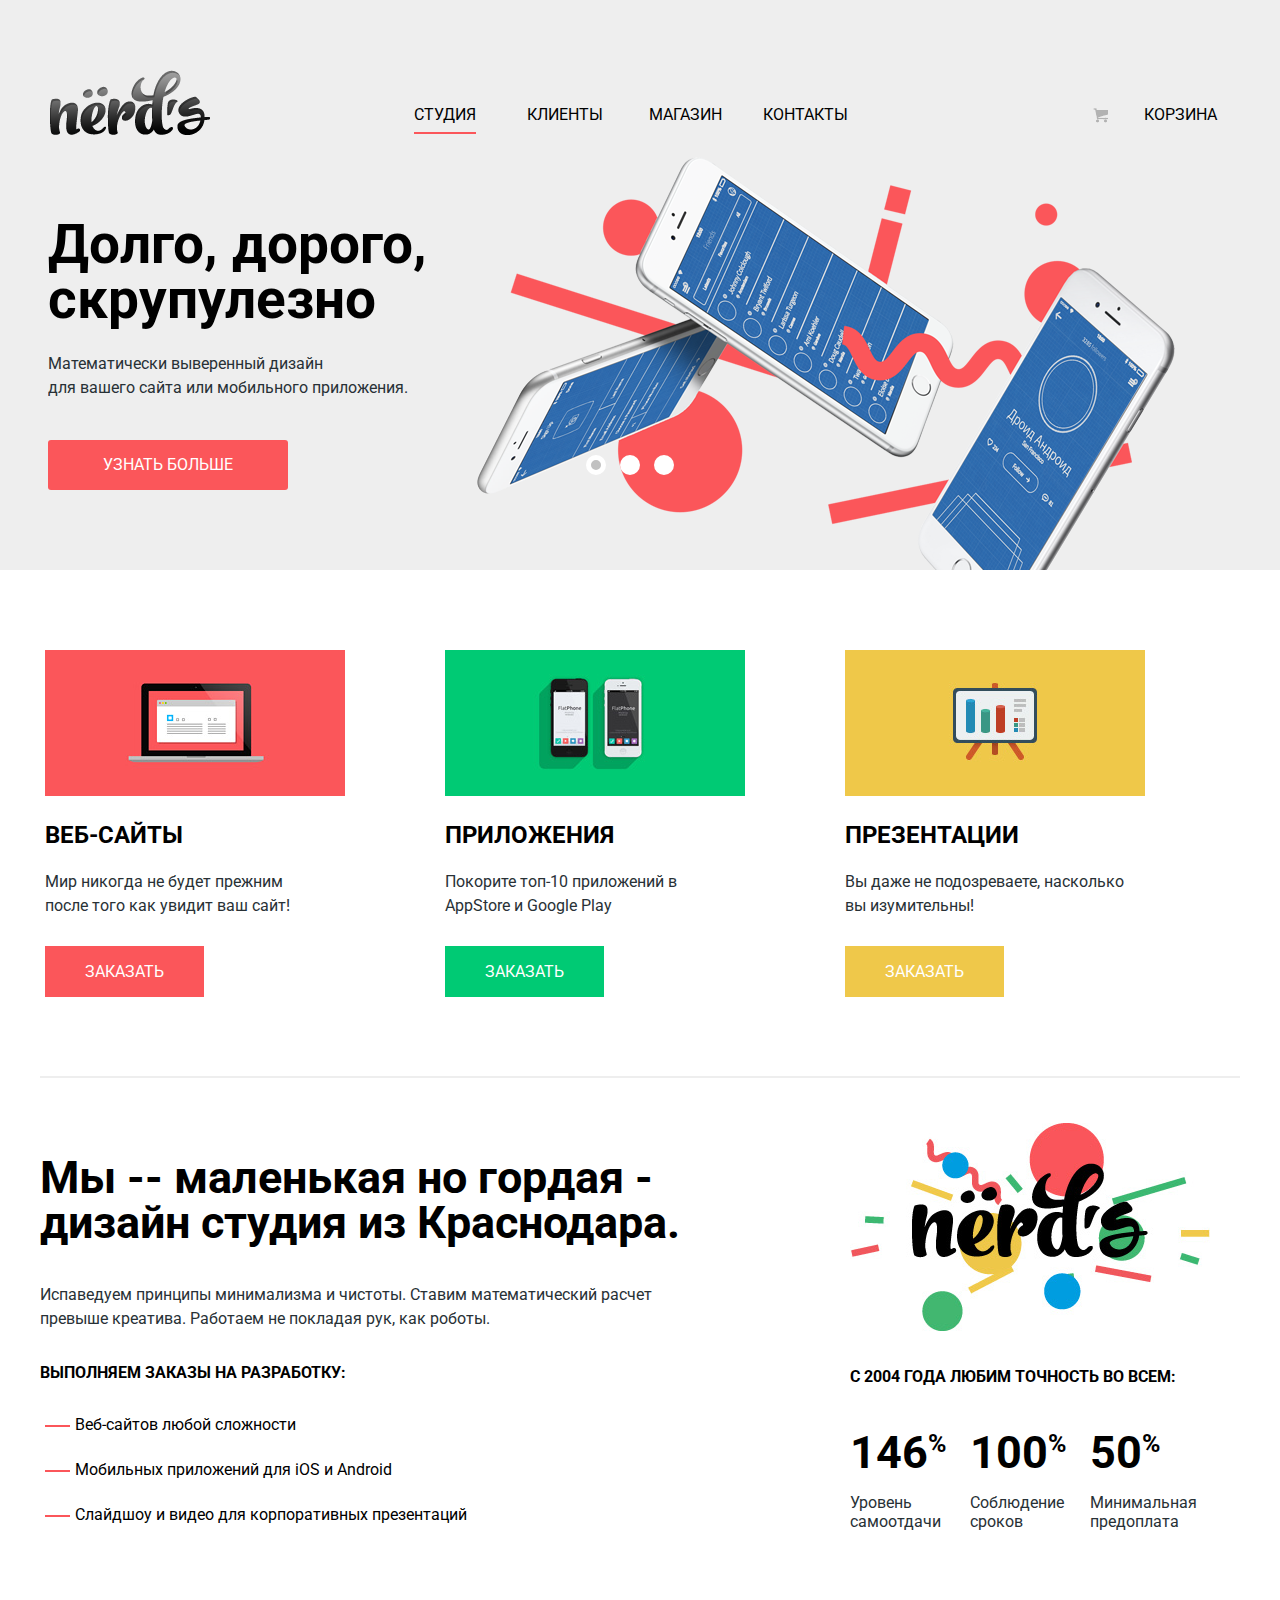
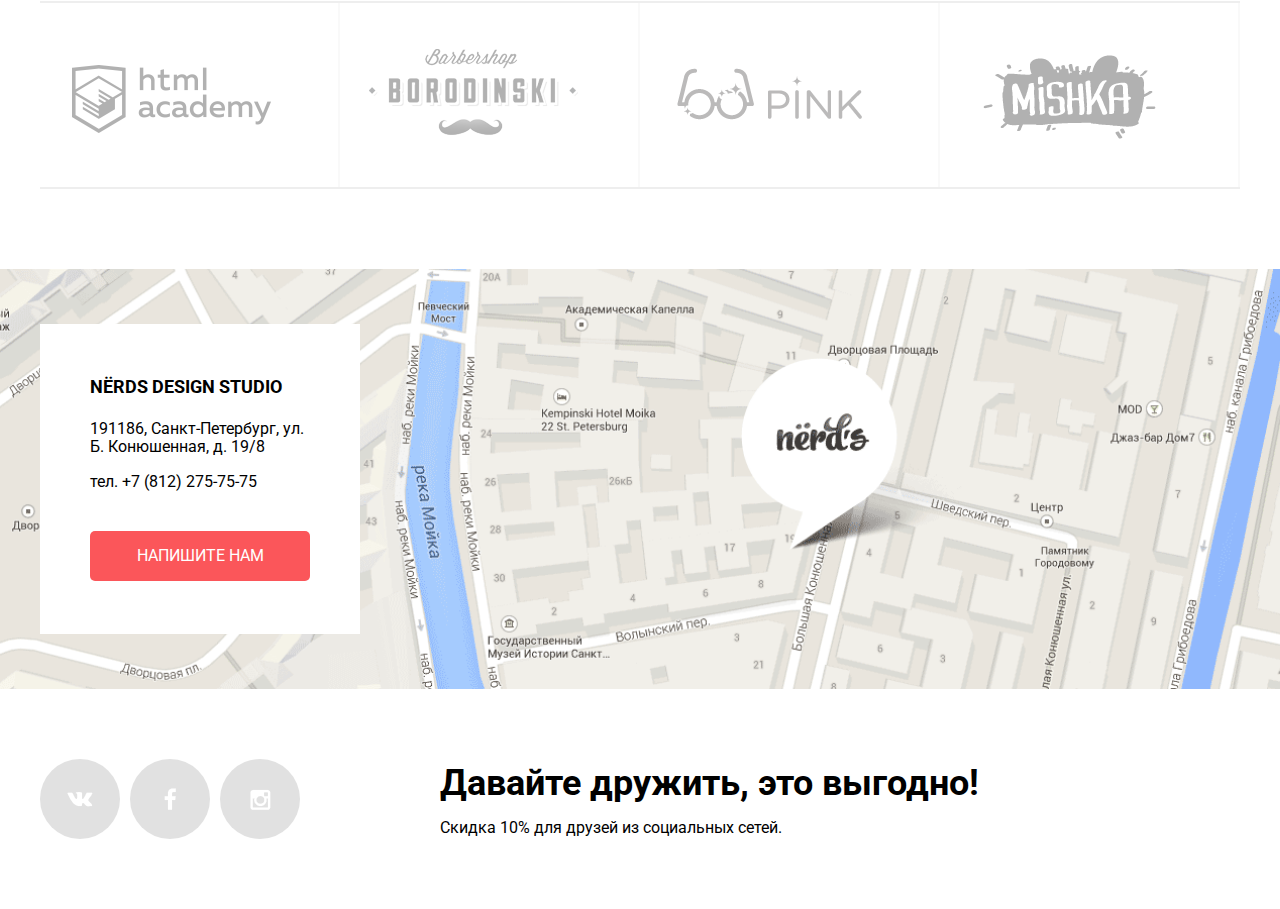
<file: index.html>
<!DOCTYPE html>
<html lang="ru">
<head>
	<meta charset="utf-8">
	<title>HTML Academy: Нёрдс</title>
	<link href="https://fonts.googleapis.com/css?family=Roboto:400,500,700&amp;subset=cyrillic"  rel="stylesheet">
	<link href="css/style.css" rel="stylesheet" type="text/css">
</head>
<body>
<header class="page-header">
	<!--  Центровщик -->
	<div class="container">
		<nav class="top-menu clearfix">
			<a class="top-menu-logo"><img src="img/nerds-logo.png" alt="Nerds" width="160" height="65"></a>
			<ul class="top-menu-list clearfix">
				<li class="top-menu-item"><a class="active"><span>Студия</span></a></li>
				<li class="top-menu-item"><a href="pages/customers.html">Клиенты</a></li>
				<li class="top-menu-item"><a href="pages/market.html">Магазин</a></li>
				<li class="top-menu-item"><a href="pages/contact.html">Контакты</a></li>
			</ul>
			<div class="top-menu-basket">
				<a href="#">Корзина</a>
			</div>
		</nav>
		<div class="slider">
			<input type="radio" id="btn-1" name="toggle" checked>
			<input type="radio" id="btn-2" name="toggle">
			<input type="radio" id="btn-3" name="toggle">
			<div class="slider-controls">
				<label for="btn-1"></label>
				<label for="btn-2"></label>
				<label for="btn-3"></label>
			</div>
			<div class="slides">
				<div class="slide">
					<div class="slide-text">
						<div class="slide-title">Долго, дорого, скрупулезно</div>
						<p>Математически выверенный дизайн<br>
							для вашего сайта или мобильного приложения.</p>
						<a class="btn" href="#">Узнать больше</a>
					</div>
				</div>
				<div class="slide">
					<div class="slide-text">
						<div class="slide-title">Любим математику как никто другой</div>
						<p>Математически выверенный дизайн<br>
							для вашего сайта или мобильного приложения.</p>
						<a class="btn" href="#">Узнать больше</a>
					</div>
				</div>
				<div class="slide">
					<div class="slide-text">
						<div class="slide-title">Только ночь, только хардкор</div>
						<p>Математически выверенный дизайн<br>
							для вашего сайта или мобильного приложения.</p>
						<a class="btn" href="#">Узнать больше</a>
					</div>
				</div>
			</div>
		</div>
	</div>
</header>
<main class="content">
	<div class="container">
		<div class="advantages clearfix">
			<div class="advantages-item">
				<div class="advantages-item-logo">
					<img src="img/illustration-1.jpg" width="300" height="146" alt="illustration-1">
				</div>
				<h3 class="advantages-item-title">Веб-сайты</h3>
				<p class="advantages-text">Мир никогда не будет прежним после того как увидит ваш сайт!</p>
				<a href="#" class="advantages-btn advantages-btn-red"><span>Заказать</span></a>
			</div>
			<div class="advantages-item">
				<div class="advantages-item-logo">
					<img src="img/illustration-2.jpg" width="300" height="146" alt="illustration-2">
				</div>
				<h3 class="advantages-item-title">Приложения</h3>
				<p class="advantages-text">Покорите топ-10 приложений в AppStore и Google Play</p>
				<a href="#" class="advantages-btn advantages-btn-green"><span>Заказать</span></a>
			</div>
			<div class="advantages-item">
				<div class="advantages-item-logo">
					<img src="img/illustration-3.jpg" width="300" height="146" alt="illustration-3">
				</div>
				<h3 class="advantages-item-title">Презентации</h3>
				<p class="advantages-text">Вы даже не подозреваете, насколько вы изумительны!</p>
				<a href="#" class="advantages-btn advantages-btn-yellow"><span>Заказать</span></a>
			</div>
		</div>
		<section class="studio clearfix">
			<div class="studio-left-block">
				<h2 class="studio-title">Мы -- маленькая но гордая - дизайн студия из Краснодара.</h2>
				<p class="studio-text">Испаведуем принципы минимализма и чистоты. Ставим математический расчет превыше
					креатива. Работаем не
					покладая
					рук, как роботы.</p>
				<strong class="studio-second-text">Выполняем заказы на разработку:</strong>
				<ul class="studio-list-work">
					<li class="studio-list-item"><span class="studio-dash"></span>Веб-сайтов любой сложности</li>
					<li class="studio-list-item"><span class="studio-dash"></span>Мобильных приложений для iOS и Android
					</li>
					<li class="studio-list-item"><span class="studio-dash"></span>Слайдшоу и видео для корпоративных
						презентаций
					</li>
				</ul>
			</div>
			<div class="studio-right-block">
				<div class="studio-logo">
					<img src="img/nerds-illustration.jpg" width="360" height="208" alt="nerds-illustration">
				</div>
				<strong class="studio-second-text">С 2004 года любим точность во всем:</strong>
				<ul class="studio-work-percent">
					<li>
						<strong class="work-percent-term">146<span>%</span></strong>
						<span class="work-percent-definition">Уровень самоотдачи</span>
					</li>
					<li>
						<strong class="work-percent-term">100<span>%</span></strong>
						<span class="work-percent-definition">Соблюдение сроков</span>
					</li>
					<li>
						<strong class="work-percent-term">50<span>%</span></strong>
						<span class="work-percent-definition">Минимальная предоплата</span>
					</li>
				</ul>
			</div>
		</section>
		<ul class="works clearfix">
			<li class="works-block-item"><a href="#"><img src="img/logo-1.png" width="260" height="180"
			                                              alt="logo-1"></a>
				<div class="vertical-dash"></div>
			</li>
			<li class="works-block-item"><a href="#"><img src="img/logo-2.png" width="260" height="180"
			                                              alt="logo-2"></a>
				<div class="vertical-dash"></div>
			</li>
			<li class="works-block-item"><a href="#"><img src="img/logo-3.png" width="260" height="180"
			                                              alt="logo-3"></a>
				<div class="vertical-dash"></div>
			</li>
			<li class="works-block-item"><a href="#"><img src="img/logo-4.png" width="260" height="180"
			                                              alt="logo-4"></a>
			</li>
		</ul>
	</div>
	<section class="contacts">
		<div class="map">
			<!--<img src="img/map.png" width="1440" height="416">--></div>
		<div class="container">
			<div class="map-item">
				<div class="contact">
					<h3 class="contact-title">NЁRDS DESIGN STUDIO</h3>
					<p class="contact-address">191186, Санкт-Петербург, ул. Б. Конюшенная, д. 19/8</p>
					<span class="contact-tel">тел. +7 (812) 275-75-75</span>
					<a href="#" class="contact-btn">напишите нам</a>
				</div>
				<!--<img src="img/map-marker.png" class="marker" alt="map-marker"> -->
			</div>
		</div>
	</section>
</main>
<footer class="page-footer clearfix">
	<div class="container">
		<ul class="social-list clearfix">
			<li><a class="social social-vk" href="#"></a></li>
			<!-- /.social-vk -->
			<li><a class="social social-fb" href="#"></a></li>
			<!-- /.social-fb -->
			<li><a class="social social-ig" href="#"></a></li>
			<!-- /.social-ig -->
		</ul>
		<div class="footer-text">
			<h3 class="footer-title">Давайте дружить, это выгодно!</h3>
			<p>Скидка 10% для друзей из социальных сетей.</p>
		</div>
	</div>
</footer>
<!-- /.footer -->
<div class="modal-content">
	<h1 class="modal-title">Напишите нам</h1>
	<button class="modal-close-element"></button>
	<form class="modal-form clearfix">
		<div class="modal-form-item">
			<label for="name">Ваше имя:</label><br>
			<input type="text" id="name" placeholder="Представтесь, пожалуйста" autofocus required>
		</div>
		<div class="modal-form-item">
			<label for="email">Ваше e-mail:</label><br>
			<input type="email" id="email" placeholder="Для отправки ответа" required>
		</div>
		<label for="text">Текст письма:</label><br>
		<textarea id="text" placeholder="В свободной форме" cols="10"></textarea>
		<a href="#" class="send-form">Отправить</a>
	</form>
</div>
<script src="js/jquery-3.1.1.min.js"></script>
<script src="js/script.js"></script>
</body>
</html>
</file>
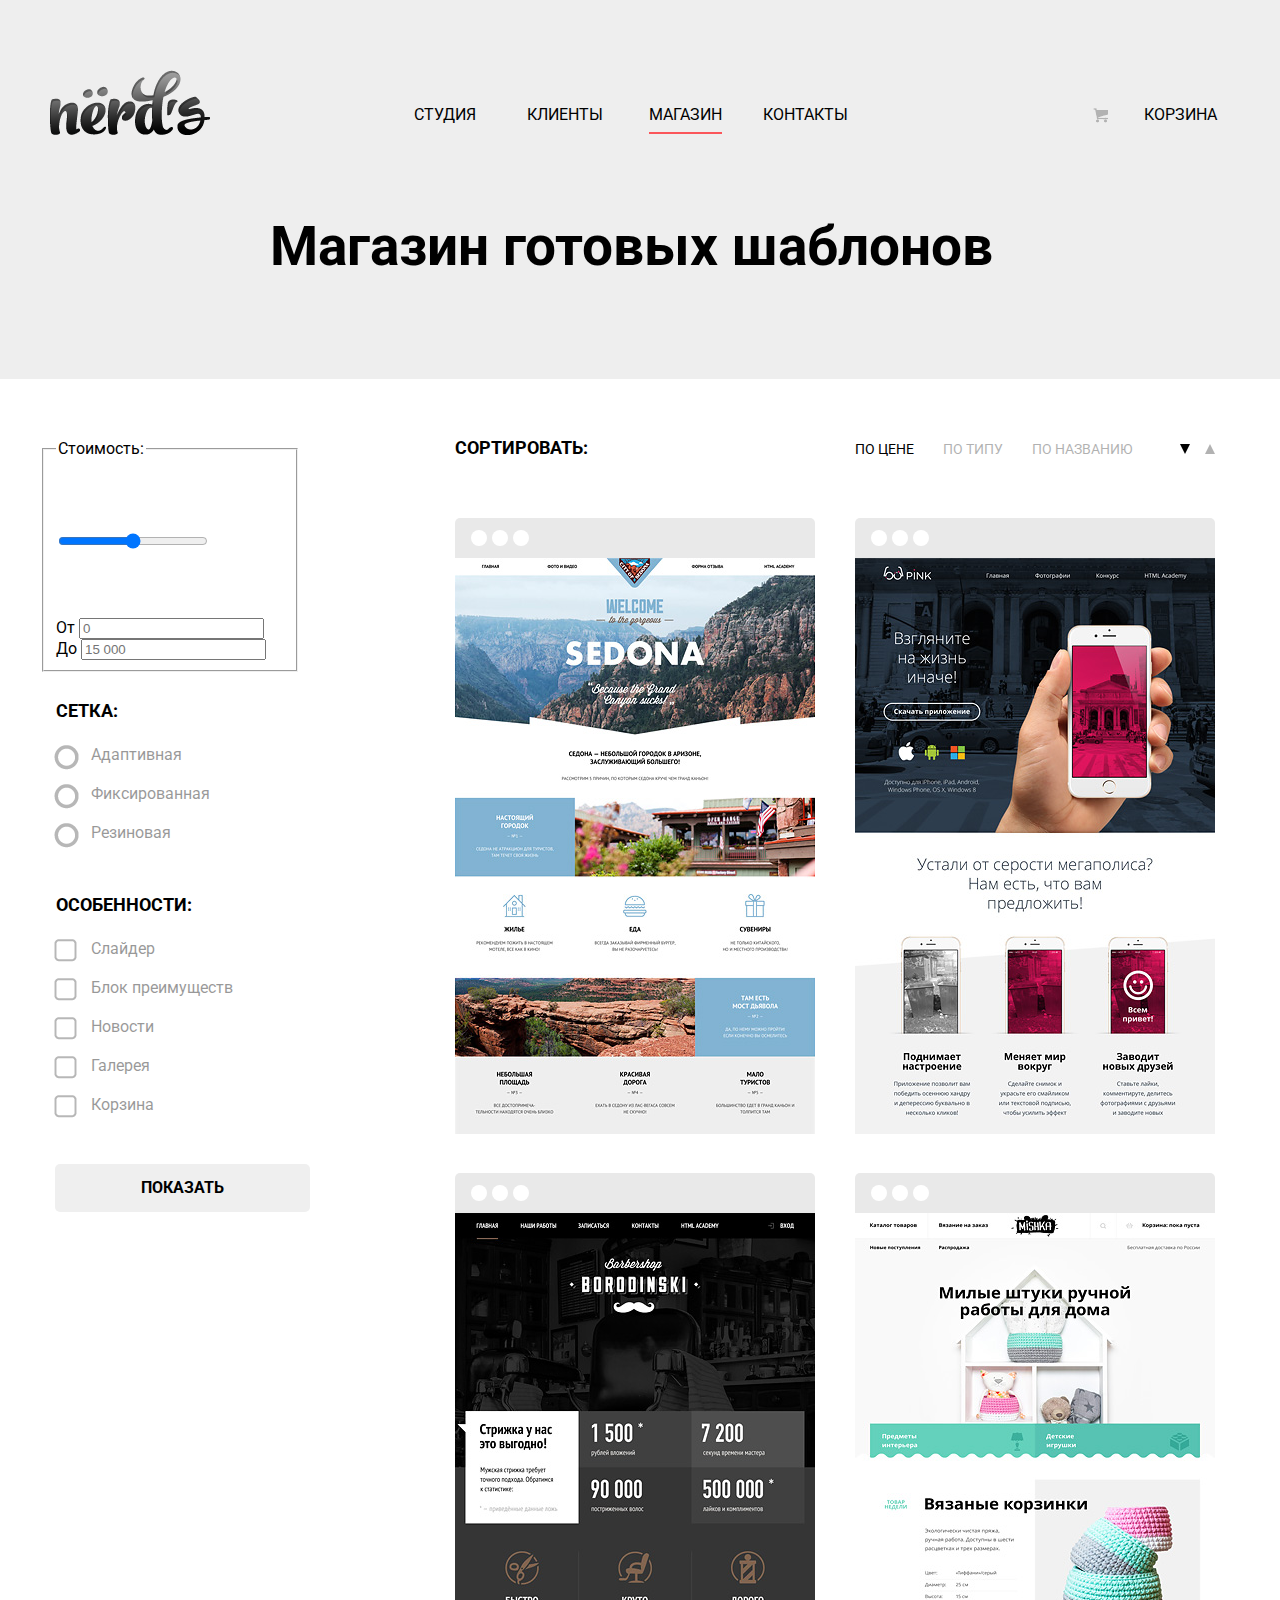
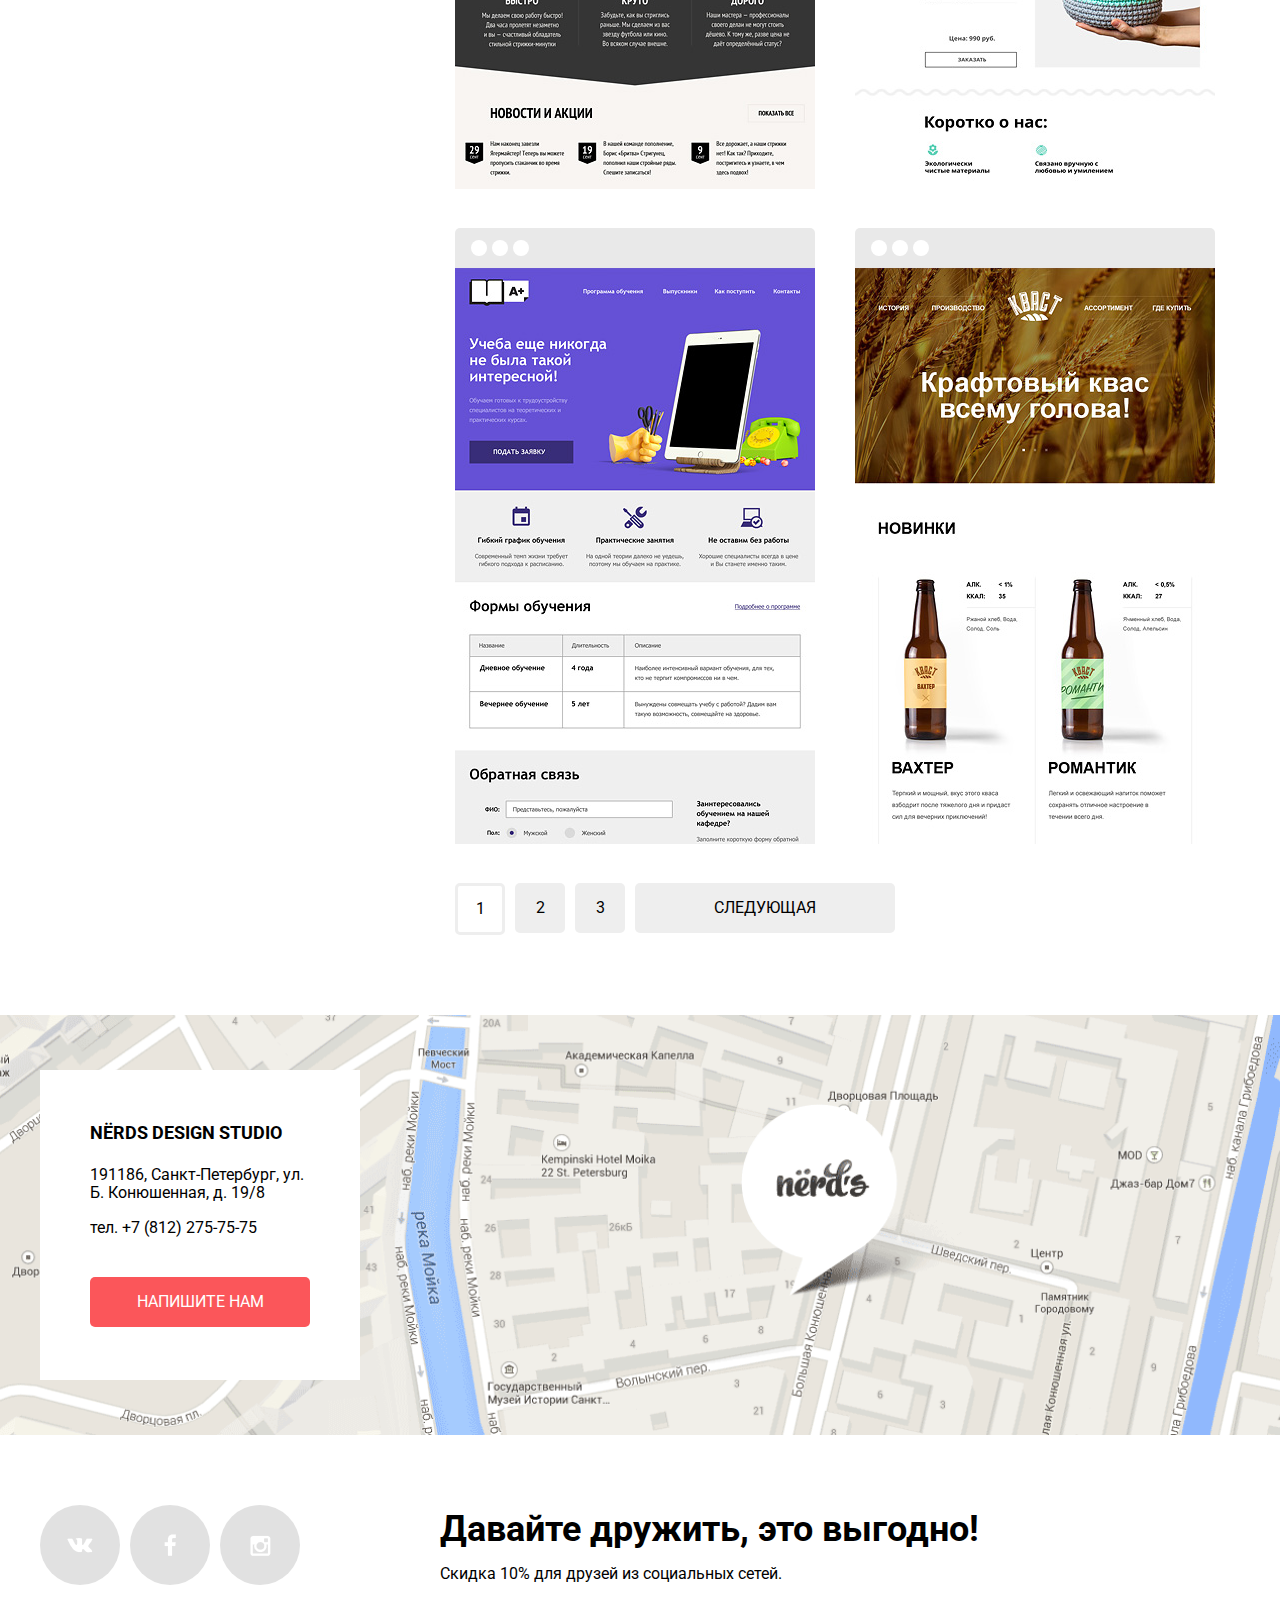
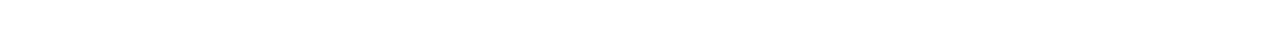
<file: pages/market.html>
<!DOCTYPE html>
<html lang="ru">
<head>
	<meta charset="utf-8">
	<title>HTML Academy: Нёрдс</title>
	<link href="https://fonts.googleapis.com/css?family=Roboto:400,500,700&amp;subset=cyrillic"  rel="stylesheet">
	<link href="../css/style.css" rel="stylesheet" type="text/css">
</head>
<body>
<header class="page-header">
	<!--  Центровщик -->
	<div class="container">
		<nav class="top-menu clearfix">
			<a class="top-menu-logo"><img src="../img/nerds-logo.png" alt="Nerds" width="160" height="65"></a>
			<ul class="top-menu-list clearfix">
				<li class="top-menu-item"><a href="../index.html">Студия</a></li>
				<li class="top-menu-item"><a href="#">Клиенты</a></li>
				<li class="top-menu-item"><a class="active"><span>Магазин</span></a></li>
				<li class="top-menu-item"><a href="#">Контакты</a></li>
			</ul>
			<div class="top-menu-basket">
				<a href="#">Корзина</a>
			</div>
		</nav>
		<h1 class="market-header-title">Магазин готовых шаблонов</h1>
	</div>
	<!-- container -->
</header>
<!-- /header -->
<main>
	<section class="content clearfix">
		<div class="container">
			<form class="market-filter clearfix" method="get">
				<fieldset class="market-range-filter">
					<legend>Стоимость:</legend>
					<div>
						<input type="range" min="0" max="15000" step="1" title="#">
					</div>
					<div>
						От <input type="text" placeholder="0"> До <input type="text" placeholder="15 000">
					</div>
				</fieldset>
				<fieldset class="filter-mesh">
					<legend>Сетка:</legend>
					<ul>
						<li><input type="radio" id="mesh-adaptive" name="website" value="1"><label for="mesh-adaptive">Адаптивная</label></li>
						<li><input type="radio" id="mesh-fixed" name="website" value="2"><label for="mesh-fixed">Фиксированная</label></li>
						<li><input type="radio" id="mesh-rubber" name="website" value="3"><label for="mesh-rubber">Резиновая</label></li>
					</ul>
				</fieldset>
				<fieldset class="filter-features">
					<legend>Особенности:</legend>
					<ul>
						<li><input type="checkbox" id="slider"><label for="slider">Слайдер</label></li>
						<li><input type="checkbox" id="advantages"><label for="advantages">Блок преимуществ</label></li>
						<li><input type="checkbox" id="news"><label for="news">Новости</label></li>
						<li><input type="checkbox" id="gallery"><label for="gallery">Галерея</label></li>
						<li><input type="checkbox" id="basket"><label for="basket">Корзина</label></li>
					</ul>
				</fieldset>
				<input type="button" class="filter-features-btn" value="Показать">
			</form>
			<!-- /.filter -->
			<div class="market-item clearfix">
				<div class="templates">
					<div class="templates-sort clearfix">
						<b class="templates-sort-title">Сортировать:</b>
						<div class="templates-sort-value">
							<a href="#" class="sort-btn sort-active">По цене</a>
							<a href="#" class="sort-btn">По типу</a>
							<a href="#" class="sort-btn">По названию</a>
							<a href="#" class="sort-btn triangle"></a>
						</div>
						<!-- /.price-sort-value -->
					</div>
					<!-- /.price-sort -->
					<div class="templates-item">
						<div class="template-item">
							<ul class="market-item-header clearfix">
								<li class="market-item-element"></li>
								<li class="market-item-element"></li>
								<li class="market-item-element"></li>
							</ul>
							<img src="../img/img-sedona.jpg" alt="Sedona" width="360" height="576">
							<div class="template-item-hover">
								<b class="item-hover-title">Sedona</b>
								<p>Информационный сайт для туристов</p>
								<div class="item-hover-btn">
									<a href="#">9 900 руб.</a>
								</div>
							</div>
						</div>
						<div class="template-item">
							<ul class="market-item-header clearfix">
								<li class="market-item-element"></li>
								<li class="market-item-element"></li>
								<li class="market-item-element"></li>
							</ul>
							<!-- /.market-item-header -->
							<img src="../img/img-pink.jpg" alt="Pink" width="360" height="576">
							<div class="template-item-hover">
								<b class="item-hover-title">Pink APP</b>
								<p>Продуктовый лендинг приложения для iOS и Android</p>
								<div class="item-hover-btn">
									<a href="#">9 900 руб.</a>
								</div>
							</div>
						</div>
						<div class="template-item">
							<ul class="market-item-header clearfix">
								<li class="market-item-element"></li>
								<li class="market-item-element"></li>
								<li class="market-item-element"></li>
							</ul>
							<!-- /.market-item-header -->
							<img src="../img/img-barbershop.jpg" alt="Barbershop" width="360" height="576">
							<div class="template-item-hover">
								<b class="item-hover-title">Barbershop</b>
								<p>Сайт салоны красоты. Для мужчин, да.</p>
								<div class="item-hover-btn">
									<a href="#">9 900 руб.</a>
								</div>
							</div>
						</div>
						<div class="template-item">
							<ul class="market-item-header clearfix">
								<li class="market-item-element"></li>
								<li class="market-item-element"></li>
								<li class="market-item-element"></li>
							</ul>
							<!-- /.market-item-header -->
							<img src="../img/img-mishka.jpg" alt="MISHKA" width="360" height="576">
							<div class="template-item-hover">
								<b class="item-hover-title">MISHKA</b>
								<p>Интернет-магазин вязаных игрушек</p>
								<div class="item-hover-btn">
									<a href="#">9 900 руб.</a>
								</div>
							</div>
						</div>
						<div class="template-item">
							<ul class="market-item-header clearfix">
								<li class="market-item-element"></li>
								<li class="market-item-element"></li>
								<li class="market-item-element"></li>
							</ul>
							<!-- /.market-item-header -->
							<img src="../img/img-aplus.jpg" alt="A Plus" width="360" height="576">
							<div class="template-item-hover">
								<b class="item-hover-title">A Plus</b>
								<p>Лендинг курсов повышения квалификации</p>
								<div class="item-hover-btn">
									<a href="#">9 900 руб.</a>
								</div>
							</div>
						</div>
						<div class="template-item">
							<ul class="market-item-header clearfix">
								<li class="market-item-element"></li>
								<li class="market-item-element"></li>
								<li class="market-item-element"></li>
							</ul>
							<!-- /.market-item-header -->
							<img src="../img/img-kvast.jpg" alt="КВАСТ" width="360" height="576">
							<div class="template-item-hover">
								<b class="item-hover-title">КВАСТ</b>
								<p>Промо-сайт производителя крафтового кваса</p>
								<div class="item-hover-btn">
									<a href="#">9 900 руб.</a>
								</div>
							</div>
						</div>
					</div>
				</div>
				<!-- /.templates-item -->
				<ul class="template-page clearfix">
					<li class="template-page-item template-page-active"><a href="#">1</a></li>
					<li class="template-page-item"><a href="#">2</a></li>
					<li class="template-page-item"><a href="#">3</a></li>
					<li class="template-page-item template-page-next"><a href="#">Следующая</a></li>
				</ul>
			</div>
		</div>
		<!-- /.templates -->
	</section>
	<!-- /.content -->
	<section class="contacts">
		<div class="map">
			<!--<img src="img/map.png" width="1440" height="416">--></div>
		<div class="container">
			<div class="map-item">
				<div class="contact">
					<h3 class="contact-title">NЁRDS DESIGN STUDIO</h3>
					<p class="contact-address">191186, Санкт-Петербург, ул. Б. Конюшенная, д. 19/8</p>
					<span class="contact-tel">тел. +7 (812) 275-75-75</span>
					<a href="#" class="contact-btn">напишите нам</a>
				</div>
				<!--<img src="img/map-marker.png" class="marker" alt="map-marker"> -->
			</div>
		</div>
	</section>
</main>
<footer class="page-footer">
	<div class="container">
		<ul class="social-list clearfix">
			<li><a class="social social-vk" href="#"></a></li>
			<!-- /.social-vk -->
			<li><a class="social social-fb" href="#"></a></li>
			<!-- /.social-fb -->
			<li><a class="social social-ig" href="#"></a></li>
			<!-- /.social-ig -->
		</ul>
		<div class="footer-text">
			<h3 class="footer-title">Давайте дружить, это выгодно!</h3>
			<p>Скидка 10% для друзей из социальных сетей.</p>
		</div>
	</div>
</footer>
<div class="modal-content">
	<h1 class="modal-title">Напишите нам</h1>
	<button class="modal-close-element"></button>
	<form class="modal-form clearfix">
		<div class="modal-form-item">
			<label for="name">Ваше имя:</label><br>
			<input type="text" id="name" placeholder="Представтесь, пожалуйста" autofocus required>
		</div>
		<div class="modal-form-item">
			<label for="email">Ваше e-mail:</label><br>
			<input type="email" id="email" placeholder="Для отправки ответа" required>
		</div>
		<label for="text">Текст письма:</label><br>
		<textarea id="text" placeholder="В свободной форме" readonly></textarea>
		<a href="#" class="send-form">Отправить</a>
	</form>
</div>
<script src="../js/jquery-3.1.1.min.js"></script>
<script src="../js/script.js"></script>
</body>
</html>
</file>
<file: css/style.css>
body {
	padding: 0;
	margin: 0;
	font-family: "Roboto", "Arial", sans-serif;
}

.clearfix::after {
	content: "";
	display: table;
	clear: both;
}

.container {
	width: 100%;
	max-width: 1200px;
	padding: 0 20px;
	margin: 0 auto;
	z-index: 5;
}

/*------------header--------------*/
.page-header {
	background-color: #eeeeee;
	padding-top: 50px;
}

/*-----------border--------------*/
.advantages, .studio, .works {
	border-bottom: 2px solid #eeeeee;
}

/*-----------top-menu-logo----------------*/
.top-menu-logo {
	float: left;
	margin-right: 175px;
}

.top-menu-logo img {
	margin-left: 10px;
	padding-top: 20px;
}

.top-menu-logo img:hover {
	opacity: .8;
}

.top-menu-logo img:active {
	opacity: .3;
}

/*------------top-menu---------------*/
.top-menu-list {
	list-style-type: none;
	padding: 0;
	margin: 0;
	float: left;
}

.top-menu-item {
	float: left;
}

.top-menu-item a, .top-menu-basket a {
	display: block;
	padding-top: 50px;
	text-decoration: none;
	font-size: 16px;
	line-height: 30px;
	color: #000000;
	text-transform: uppercase;
	min-width: 120px;
	text-align: center;
}

.active {
	cursor: context-menu;
}

.active span {
	position: relative;
}

.active span:after {
	content: "";
	position: absolute;
	height: 2px;
	width: 100%;
	background-color: #fb565a;
	left: 0;
	bottom: -10px;
}

.top-menu-basket a {
	padding-left: 42px;
}

.top-menu-basket {
	float: right;
	position: relative;
	padding-left: 40px;
}

.top-menu-basket a::before {
	content: "";
	display: block;
	background-image: url("../img/basket-icon.png");
	position: absolute;
	background-repeat: no-repeat;
	top: 58px;
	left: 55px;
	width: 15px;
	height: 15px;
}

.top-menu-item a:hover, .top-menu-basket a:hover {
	color: #fb565a;
}

.top-menu-item a:active, .top-menu-basket a:active {
	color: #000000;
	opacity: .3;
}

/*-------------slider----------------*/
.slider {
	position: relative;
	width: 1160px;
	height: 431px;
	margin: 0 auto;
	padding-left: 25px;
}

.slider input[type=radio] {
	position: absolute;
	opacity: 0;
}

.slider-controls {
	position: absolute;
	bottom: 105px;
	left: 50%;
	width: 200px;
	height: 10px;
	margin-left: -110px;
	text-align: center;
	z-index: 1000;
}

.slider-controls label {
	display: inline-block;
	width: 10px;
	height: 10px;
	margin: 0 5px;
	background: white;
	border: 5px solid white;
	vertical-align: top;
	border-radius: 50%;
	cursor: pointer;
}

#btn-1:checked ~ .slider-controls label[for="btn-1"],
#btn-2:checked ~ .slider-controls label[for="btn-2"],
#btn-3:checked ~ .slider-controls label[for="btn-3"] {
	background: #c1c1c1;
}

.slide {
	position: absolute;
	top: 0;
	left: 0;
	width: 100%;
	height: 100%;
	overflow: hidden;
}

.slide-text {
	width: 520px;
	padding: 60px 0;
	color: #283136;
}

.slide-text p {
	font-size: 16px;
	line-height: 24px;
	color: #283136;
}

.slide-title {
	font-size: 55px;
	line-height: 55px;
	font-weight: bold;
	color: black;
	margin-bottom: 25px;
	margin-top: 18px;
}

.slide .btn {
	display: block;
	width: 240px;
	padding: 16px 0;
	margin-top: 40px;
	font-size: 16px;
	line-height: 18px;
	color: white;
	text-transform: uppercase;
	text-align: center;
	text-decoration: none;
	background: #fb565a;
	border-radius: 3px;
}

.slide:nth-child(1) {
	background-image: url('../img/nerds-index-slide1.png');
	background-repeat: no-repeat;
	background-position: 395px 0;
}

.slide:nth-child(2) {
	background-image: url('../img/nerds-index-slide2.png');
	background-repeat: no-repeat;
	background-position: 395px 0;
}

.slide:nth-child(3) {
	background-image: url('../img/nerds-index-slide3.png');
	background-repeat: no-repeat;
	background-position: 395px 0;
}

.slide {
	display: none;
}

#btn-1:checked ~ .slides .slide:nth-child(1) {
	display: block;
}

#btn-2:checked ~ .slides .slide:nth-child(2) {
	display: block;
}

#btn-3:checked ~ .slides .slide:nth-child(3) {
	display: block;
}

/*--------------.advantages--------------*/
.advantages {
	padding: 80px 0;
	padding-bottom: 95px;
}

.advantages-item {
	float: left;
	margin-right: 115px;
	width: 280px;
	margin-left: 5px;
}

.advantages-item:last-child {
	margin-right: 0;
}

.advantages-item-title {
	font-size: 24px;
	line-height: 30px;
	text-transform: uppercase;
	font-weight: bold;
	margin: 20px 0;
}

.advantages-text {
	font-size: 16px;
	line-height: 24px;
	color: #283136;
	padding-bottom: 28px;
}

.advantages-btn {
	color: #ffffff;
	font-size: 16px;
	line-height: 18px;
	text-transform: uppercase;
	padding: 16px 40px;
	text-decoration: none;
}

.advantages-btn-red {
	background-color: #fb565a;
}

.advantages-btn-green {
	background-color: #00ca74;
}

.advantages-btn-yellow {
	background-color: #efc84a;
}

.advantages-btn-red:hover {
	background-color: #e74246;
}

.advantages-btn-green:hover {
	background-color: #00bc6c;
}

.advantages-btn-yellow:hover {
	background-color: #eab534;
}

.advantages-btn:active span {
	opacity: .3;
}

/*---------------studio----------------*/
.studio-left-block {
	float: left;
	width: 660px;
	padding-top: 40px;
}

.studio {
	padding-bottom: 70px;
}

.studio-right-block {
	float: right;
	width: 360px;
	margin-top: 45px;
	margin-right: 30px;
}

.studio-title {
	font-size: 45px;
	line-height: 45px;
}

.studio-text {
	font-size: 16px;
	line-height: 24px;
	color: #283136;
}

.studio-second-text {
	font-size: 16px;
	line-height: 24px;
	font-weight: bold;
	text-transform: uppercase;
	margin-top: 30px;
	display: block;
}

.studio-list-work {
	padding: 0;
	margin: 0;
	list-style-type: none;
	margin-top: 35px;
}

.studio-list-item {
	font-size: 16px;
	line-height: 24px;
	margin-bottom: 35px;
}

.studio-list-item:last-child {
	margin-bottom: 0;
}

.studio-list-item {
	padding-left: 35px;
	position: relative;
	line-height: 10px;
}

.studio-dash {
	display: block;
	height: 2px;
	width: 25px;
	background-color: #fb565a;
	position: absolute;
	left: 5px;
	top: 5px;
}

.studio-second-text {
	font-size: 16px;
	line-height: 24px;
	text-transform: uppercase;
}

.studio-work-percent {
	list-style-type: none;
	padding: 0;
	margin: 0;
	margin-top: 50px;
}

.studio-work-percent li {
	width: 100px;
	float: left;
	margin-right: 20px;
}

.studio-work-percent li:last-child {
	margin-right: 0;
}

.work-percent-term {
	font-size: 45px;
	line-height: 10px;
	font-weight: bold;
	display: block;
	margin-bottom: 35px;
}

.work-percent-term span {
	vertical-align: super;
	font-size: 25px;
}

.work-percent-definition {
	font-size: 16px;
	line-height: 18px;
	color: #283136;
}

/*------------works------------*/
.works {
	list-style-type: none;
	padding: 0;
	margin: 0;
}

.works-block-item {
	float: left;
	opacity: .3;
	border-right: 2px solid #eeeeee;
	box-sizing: border-box;
	width: 25%;
}

.works-block-item:hover {
	opacity: 1;
}

/*-------------map----------------*/

.map {
	background-image: url("../img/map.png");
	background-position: center;
	background-repeat: no-repeat;
	background-size: cover;
	height: 100%;
	width: 100%;
	left: 0;
	top: 0;
	position: absolute;
	z-index: -1;
}

.contact {
	width: 320px;
	height: 310px;
	background-color: #ffffff;
	padding: 30px 50px 50px 50px;
	box-sizing: border-box;
}

.contact-title {
	font-size: 18px;
	font-weight: bold;
	line-height: 30px;
}

.contact-address {
	font-size: 16px;
	line-height: 18px;
}

.contact-btn {
	display: inline-block;
	text-align: center;
	width: 220px;
	padding: 16px 0;
	border-radius: 5px;
	text-decoration: none;
	font-size: 16px;
	line-height: 18px;
	color: #ffffff;
	text-transform: uppercase;
	background-color: #fb565a;
	margin-top: 40px;
}

.contacts {
	position: relative;
	padding: 55px 0;
	margin-top: 80px;
}

/*------------footer---------------*/
.social-list, .footer-text {
	float: left;
}

.social-list {
	list-style-type: none;
	padding: 70px 0;
	margin: 0;
	margin-right: 140px;
}

.social-list li {
	float: left;
	margin-right: 10px;
}

.social-list li:last-child {
	margin-right: 0;
}

.social {
	display: block;
	width: 80px;
	height: 80px;
	background-color: #e1e1e1;
	border-radius: 50%;
}

.social-vk {
	background-image: url("../img/vk-icon.png");
	background-repeat: no-repeat;
	background-position: center;
}

.social-fb {
	background-image: url("../img/fb-icon.png");
	background-repeat: no-repeat;
	background-position: center;
}

.social-ig {
	background-image: url("../img/insta-icon.png");
	background-repeat: no-repeat;
	background-position: center;
}

.social:hover {
	background-color: #e74246;
}

.social:active {
	opacity: .3;
	background-color: #d7373b;
}

.footer-title {
	font-size: 36px;
	line-height: 36px;
	font-weight: bold;
	color: #000000;
	margin-bottom: 15px;
}

.footer-text p {
	font-size: 16px;
	line-height: 22px;
}

.footer-text {
	margin-top: 40px;
}

/*--------------------------------------------------------*/
/*--------------------------------------------------------*/
/*---------------------market-----------------------------*/
.market-filter {
	width: 260px;
	float: left;
	margin-top: 60px;
}

.filter-mesh {
	margin-top: 30px;
}

.filter-features {
	margin-top: 50px;
}

.market-header-title {
	font-size: 55px;
	line-height: 55px;
	color: #000000;
	margin-top: 80px;
	padding-bottom: 105px;
	margin-left: 230px;
	margin-bottom: 0;
}

.market-filter input[type="range"] {
	display: block;
	width: 150px;
	height: 150px;
}

/*----------------------templates------------------*/
/*---------------.template-sort--------------------*/
.templates-sort {
	margin: 60px 0;
}

.templates-sort-title {
	font-size: 18px;
	line-height: 18px;
	font-weight: bold;
	text-transform: uppercase;
	float: left;
}

.sort-btn {
	margin-right: 25px;
	text-decoration: none;
	text-transform: uppercase;
	font-size: 14px;
	line-height: 18px;
	opacity: .3;
	color: #000000;
}

.sort-active {
	opacity: 1;
}

.triangle {
	position: relative;
	float: right;
	margin-right: 50px;
	opacity: 1;
}

.templates-sort-value {
	float: right;
	width: 360px;
}

.triangle::before {
	content: '';
	border: 5px solid transparent;
	border-top: 10px solid #000000;
	position: absolute;
	top: 5px;
	right: -25px;
}

.triangle::after {
	content: '';
	border: 5px solid transparent;
	border-bottom: 10px solid #000000;
	position: absolute;
	left: 40px;
	opacity: .3;
}

.sort-btn:hover:not(:last-of-type) {
	opacity: .6;
}

.sort-btn:active:not(:last-of-type) {
	opacity: 1;
}

.triangle:hover::before, .triangle:hover::after { / / --------------- ? opacity: .6;
}

/*---------------.template-item--------------------*/
.market-item-header {
	background-color: #e9e9e9;
	height: 40px;
	list-style-type: none;
	padding: 0;
	margin: 0;
	box-sizing: border-box;
	border-radius: 5px 5px 0 0;
}

.template-item:hover .market-item-header {
	background-color: #4d4d4d;
}

.market-item-element {
	float: left;
	width: 16px;
	height: 16px;
	border-radius: 50%;
	background-color: #ffffff;
	margin-top: 12px;
	margin-left: 5px;
}

.market-item-element:first-child {
	margin-left: 16px;
}

.market-item {
	width: 760px;
	float: right;
	margin-right: 25px;
}

.template-item {
	float: left;
	margin-right: 40px;
	width: 360px;
	position: relative;
	margin-bottom: 35px;
}

.template-item:nth-child(2n) {
	margin-right: 0;
}

.template-item-hover {
	position: absolute;
	z-index: 50;
	height: 230px;
	background-color: #eeeeee;
	bottom: 0;
	width: inherit;
	text-align: center;
	padding-left: 60px;
	padding-right: 60px;
	padding-top: 20px;
	padding-bottom: 40px;
	box-sizing: border-box;
	display: none;
}

.template-item:hover .template-item-hover {
	display: block;
}

.item-hover-title {
	font-size: 18px;
	line-height: 30px;
	text-transform: uppercase;
	display: inline-block;
}

.template-item-hover p {
	font-size: 16px;
	line-height: 18px;
	color: #666666;
	margin-bottom: 30px;
}

.item-hover-btn {
	text-align: center;
}

.item-hover-btn a {
	display: inline-block;
	text-decoration: none;
	color: #ffffff;
	background-color: #fb565a;
	font-size: 16px;
	line-height: 18px;
	text-transform: uppercase;
	border-radius: 5px;
	padding: 16px 60px;
}

.item-hover-btn a:hover {
	background-color: #e74246;
}

.item-hover-btn a:active {
	background-color: #d7373b;
	box-shadow: inset 3px 3px rgba(0, 0, 0, .1);
}

/*------------------template-page--------------*/
.template-page {
	float: left;
	list-style-type: none;
	margin: 0;
	padding: 0;
}

.template-page-item {
	float: left;
	margin-right: 10px;
}

.template-page-item a {
	text-decoration: none;
	color: #000000;
	font-size: 16px;
	line-height: 18px;
	text-transform: uppercase;
	display: block;
	background-color: #eeeeee;
	padding: 16px 0;
	width: 50px;
	text-align: center;
	border-radius: 5px;
}

.template-page-active a {
	background-color: #ffffff;
	border: 3px solid #eeeeee;
	box-sizing: border-box;
	padding: 14px 0;
}

.template-page-next a {
	width: 260px;
}

.template-page-item a:hover {
	background-color: #dfdfdf;
}

.template-page-item a:active {
	background-color: #d5d5d5;
	color: rgba(0, 0, 0, .3);
	box-shadow: inset 0 3px #bfbfbf;
	border: none;
	padding: 16px 0;
}

/*--------------filter-mesh------------------*/
.filter-mesh {
	border: none;
	padding-top: 25px;
}

.filter-mesh legend {
	text-transform: uppercase;
	font-size: 18px;
	line-height: 18px;
	font-weight: bold;
}

.filter-mesh ul {
	list-style-type: none;
	padding: 0;
	margin: 0;
}

.filter-mesh input[type="radio"] {
	position: absolute;
	opacity: 0;
}

.filter-mesh label {
	padding-left: 35px;
}

.filter-mesh li {
	margin-bottom: 20px;
}

.filter-features label {
	padding-left: 37px;
	padding-bottom: 4px;
	background-image: url(../img/checkbox-off.png);
	background-repeat: no-repeat;
	opacity: .4;
}

.filter-features input:checked + label {
	background-image: url(../img/checkbox-on.png);
	background-repeat: no-repeat;
}

.filter-features label:hover {
	opacity: 1;
}

.filter-mesh label {
	padding-left: 37px;
	padding-bottom: 6px;
	background-image: url(../img/radio-off.png);
	background-repeat: no-repeat;
	opacity: .4;
}

.filter-mesh input:checked + label {
	background-image: url(../img/radio-on.png);
	background-repeat: no-repeat;
}

.filter-mesh label:hover {
	opacity: 1;
}

.filter-features-btn {
	font-size: 16px;
	line-height: 18px;
	text-transform: uppercase;
	padding: 15px 86px;
	margin-top: 20px;
	margin-left: 15px;
	border: none;
	border-radius: 5px;
}

.filter-features-btn[value] {
	font-family: "Roboto", "Arial", sans-serif;
	font-weight: bold;
}

.filter-features li {
	margin-bottom: 20px;
}

.filter-features {
	border: none;
	margin-top: 24px;
}

.filter-features legend {
	text-transform: uppercase;
	font-size: 18px;
	line-height: 18px;
	font-weight: bold;
}

.filter-features ul {
	list-style-type: none;
	padding: 0;
	margin: 0;
	padding-top: 16px;
}

.filter-features input[type="checkbox"] {
	position: absolute;
	opacity: 0;
}

.filter-features {
	border: none;
	margin-top: 24px;
}

.filter-features legend {
	text-transform: uppercase;
	font-size: 18px;
	line-height: 18px;
	font-weight: bold;
}

.filter-features ul {
	list-style-type: none;
	padding: 0;
	margin: 0;
	padding-top: 20px;
}

/*---------------modal-content--------------*/
.modal-content {
	box-sizing: border-box;
	width: 960px;
	height: 590px;
	padding: 40px 100px;
	background-color: #ffffff;
	box-shadow: 0 20px 40px rgba(0, 0, 0, .7);
	position: absolute;
	left: 50%;
	margin-left: -480px;
	bottom: -130%;
	display: none;
}

.modal-title {
	font-size: 45px;
	line-height: 45px;
}

.modal-close-element {
	background-color: inherit;
	border: none;
	background-image: url("../img/close-cross.png");
	background-repeat: no-repeat;
	width: 21px;
	height: 21px;
	opacity: .3;
	position: absolute;
	top: 111px;
	right: 111px;
}

.modal-close-element:hover {
	opacity: 1;
}

.modal-close-element:active {
	opacity: .1;
}

.modal-form-item {
	float: left;
}

.modal-form-item:first-child {
	margin-right: 40px;
}

.modal-form label {
	font-size: 16px;
	line-height: 18px;
	font-weight: bold;
}

.modal-form-item input[type] {
	width: 360px;
	height: 50px;
	border-radius: 5px;
	border: 2px solid #eeeeee;
	box-sizing: border-box;
	padding-left: 15px;
	margin-top: 15px;
	margin-bottom: 40px;
}

.modal-form-item input[placeholder] {
	color: #444444;
	font-size: 16px;
	line-height: 18px;
	font-family: inherit;
}

.modal-form textarea {
	box-sizing: border-box;
	width: 100%;
	height: 120px;
	border-radius: 5px;
	border: 2px solid #eeeeee;
	padding: 10px;
	margin-top: 10px;
	resize: none;
	overflow: auto;
}

.modal-form textarea[placeholder] {
	color: #444444;
	font-size: 16px;
	line-height: 18px;
	font-family: inherit;
}

.modal-form textarea:hover, .modal-form-item input[type]:hover {
	border-color: #b4b9bb;
}

.modal-form textarea:focus, .modal-form-item input[type]:focus {
	outline: none;
	border-radius: 5px;
	border: 2px solid #000000;
}

.send-form {
	display: block;
	color: #ffffff;
	font-size: 16px;
	line-height: 18px;
	text-transform: uppercase;
	background-color: #fb565a;
	padding: 15px 0;
	text-decoration: none;
	margin-top: 50px;
	width: 260px;
	text-align: center;
	border-radius: 5px;
}

/*---------------------style for js----------------*/
.modal-content-show {
	display: block;
}
</file>
